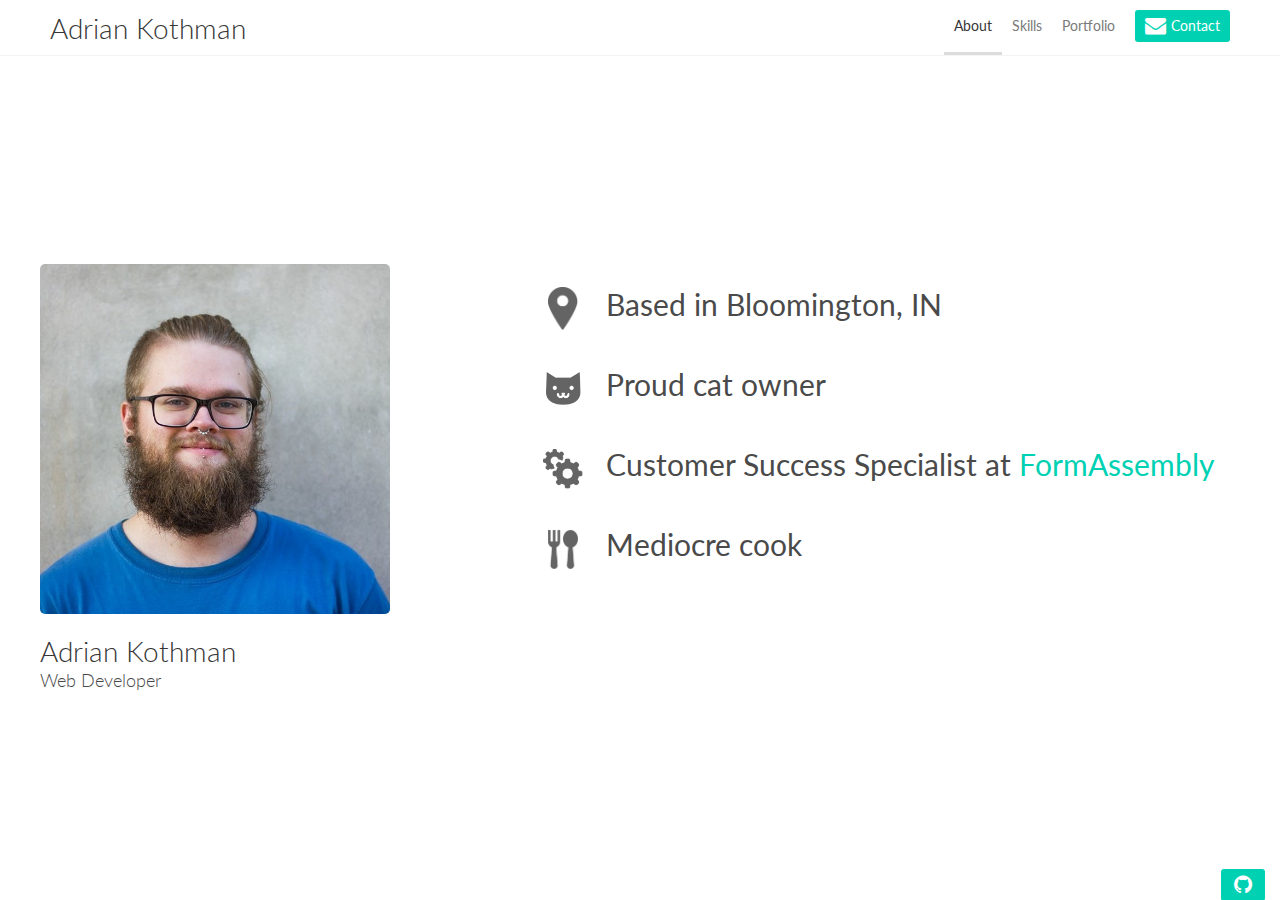
<file: index.html>
<!doctype html>
<html lang="en">
    <head>
        <meta charset="utf-8">
        <meta http-equiv="X-UA-Compatible" content="IE=edge">
        <meta name="viewport" content="width=device-width, initial-scale=1">
        
        <title>Adrian Kothman</title>
        
        <link rel="stylesheet" href="bulma.css">
        <link rel="stylesheet" href="main.css">

        <link rel="stylesheet" href="https://maxcdn.bootstrapcdn.com/font-awesome/4.7.0/css/font-awesome.min.css">

        <script
            src="https://code.jquery.com/jquery-3.1.1.slim.min.js"
            integrity="sha256-/SIrNqv8h6QGKDuNoLGA4iret+kyesCkHGzVUUV0shc="
            crossorigin="anonymous">
        </script>

        
    </head>
    <body>
        <section class="hero is-fullheight">
            <div class="hero-head">
                <header class="nav">
                    <div class="container">
                        <div class="nav-left">
                            <a class="nav-item" id="title" href="/">
                                <h1 class="title">Adrian Kothman</h1>
                            </a>
                        </div>
                        <span class="nav-toggle" id="toggle">
                            <span></span>
                            <span></span>
                            <span></span>
                        </span>
                        <div class="nav-right nav-menu">
                            <a class="nav-item is-active" href="/">
                                About
                            </a>
                            <a class="nav-item" href="skills.html">
                                Skills
                            </a>
                            <a class="nav-item" href="portfolio.html">
                                Portfolio
                            </a>
                            <span class="nav-item">
                                <a class="button is-primary" href="mailto:adrian@kothman.io">
                                    <span class="icon">
                                    <i class="fa fa-envelope"></i>
                                    </span>
                                    <span>Contact</span>
                                </a>
                            </span>
                        </div>
                    </div>
                </header>
            </div>

            <div class="hero-body stage">
                <div class="container">
                    <div class="columns">
                        <div class="column is-6 me-wrapper">
                            <h1 class="title">
                                <img src="images/me_square.jpg" class="rounded img-350" alt="headshot">
                            </h1>
                            <h1 class="title">
                                Adrian Kothman
                            </h1>
                            <h1 class="subtitle">
                                Web Developer
                            </h1>
                        </div>
                        <div class="column is-6 about-wrapper">
                            <div class="about">
                                <media>
                                    <ul>
                                        <li>
                                        	<div class="about-icon"><img class="icon-pin" src="images/icon-pin.png"></div> Based in Bloomington, IN</li>
                                        <li><div class="about-icon"><img class="icon-cat" src="images/icon-cat.png"></div> Proud cat owner</li>
                                        <li><div class="about-icon"><img class="icon-gears" src="images/icon-gears.png"></div> Customer Success Specialist at <a href="https://formassembly.com">FormAssembly</a></li>
                                        <li><div class="about-icon"><img class="icon-cutlery" src="images/icon-cutlery.png"></div> Mediocre cook</li>
                                    </ul>
                                </media>
                            </div>
                        </div>
                    </div>

                </div>
            </div>

            <div class="hero-foot has-text-right">
                <nav class="tabs is-fullwidth">
                    <div>
                        <ul>
                            <li class="">
                                <a href="https://github.com/kothman" target="_blank" class="button is-primary">
                                    <span class="icon" style="margin-left: -2px; margin-right: -2px;">
                                        <i class="fa fa-github"></i>
                                    </span>
                                </a>
                            </li>
                        </ul>
                    </div>
                </nav>
            </div>
        </section>
    </body>
    <script src="main.js"></script>
</html>
</file>
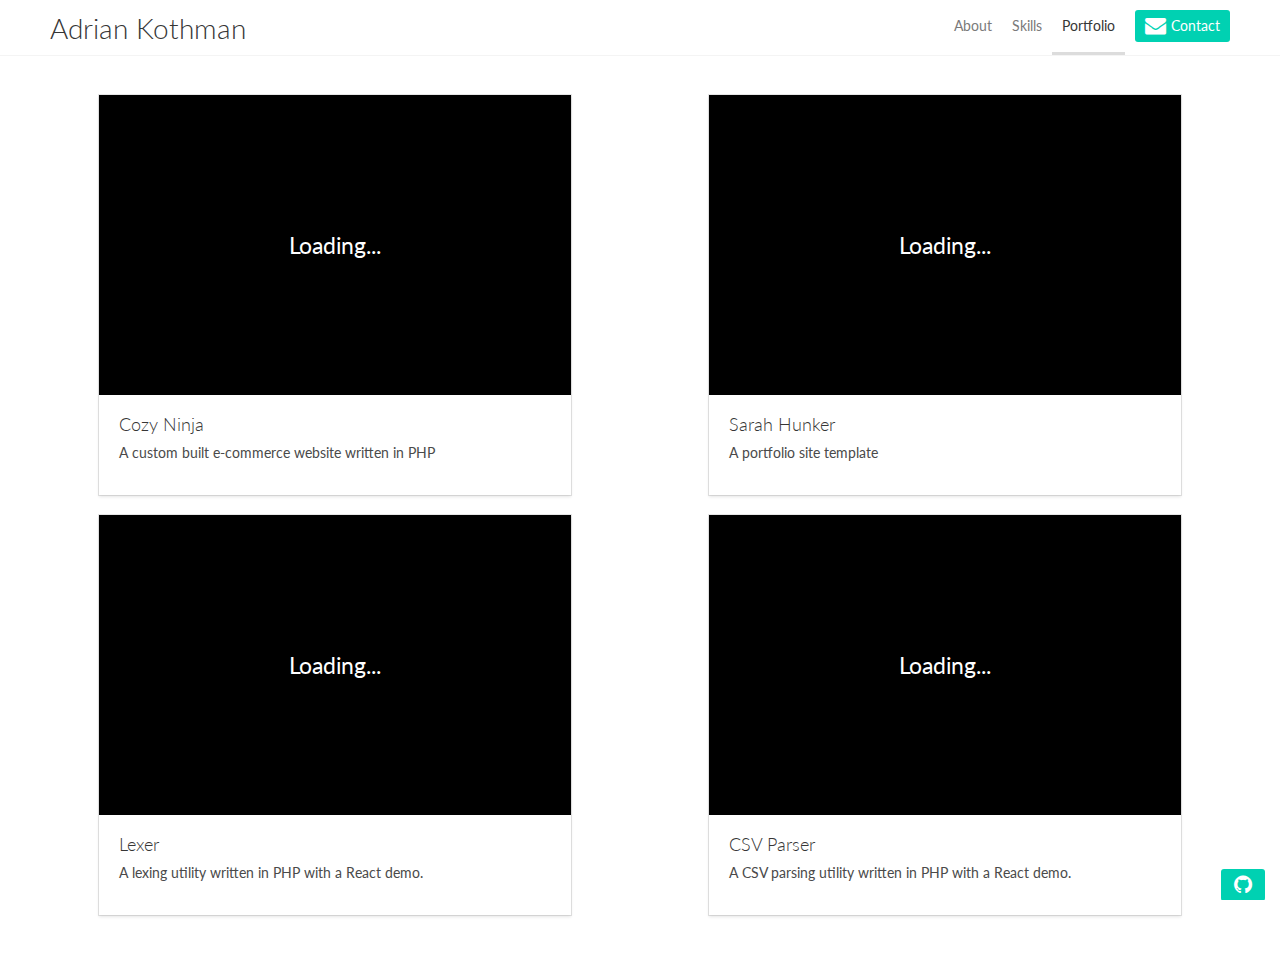
<file: portfolio.html>
<!doctype html>
<html lang="en">
    <head>
        <meta charset="utf-8">
        <meta http-equiv="X-UA-Compatible" content="IE=edge">
        <meta name="viewport" content="width=device-width, initial-scale=1">
        
        <title>Adrian Kothman</title>
        
        <link rel="stylesheet" href="bulma.css">
        <link rel="stylesheet" href="main.css">

        <link rel="stylesheet" href="https://maxcdn.bootstrapcdn.com/font-awesome/4.7.0/css/font-awesome.min.css">

        <script
            src="https://code.jquery.com/jquery-3.1.1.slim.min.js"
            integrity="sha256-/SIrNqv8h6QGKDuNoLGA4iret+kyesCkHGzVUUV0shc="
            crossorigin="anonymous">
        </script>

        
    </head>
    <body>
        <section class="hero is-fullheight">
            <div class="hero-head">
                <header class="nav">
                    <div class="container">
                        <div class="nav-left">
                            <a class="nav-item" id="title" href="/">
                                <h1 class="title">Adrian Kothman</h1>
                            </a>
                        </div>
                        <span class="nav-toggle" id="toggle">
                            <span></span>
                            <span></span>
                            <span></span>
                        </span>
                        <div class="nav-right nav-menu">
                            <a class="nav-item" href="/">
                                About
                            </a>
                            <a class="nav-item" href="skills.html">
                                Skills
                            </a>
                            <a class="nav-item is-active" href="portfolio.html">
                                Portfolio
                            </a>
                            <span class="nav-item">
                                <a class="button is-primary" href="mailto:adrian@kothman.io">
                                    <span class="icon">
                                    <i class="fa fa-envelope"></i>
                                    </span>
                                    <span>Contact</span>
                                </a>
                            </span>
                        </div>
                    </div>
                </header>
            </div>

            <div class="hero-body stage">
                <div class="container">
                    <div class="columns">
                        <div class="column is-6">
                            <div class="card website-card">
                                <div class="card-image">
                                    <a class="preview-container" href="https://cozyninja.com">
                                        <div class="website-preview loading">
                                            <iframe src="https://cozyninja.com" onload="showIframe(this)"></iframe>
                                        </div>
                                    </a>
                                </div>
                                <div class="card-content">
                                    <div class="media">
                                        <div class="media-content">
                                            <h1 class="title is-5">Cozy Ninja</h1>
                                        </div>
                                    </div>

                                    <div class="content">
                                        A custom built e-commerce website written in PHP
                                    </div>
                                </div>
                            </div>
                        </div>
                        <div class="column is-6">
                            <div class="card website-card">
                                <div class="card-image">
                                    <a class="preview-container" href="https://dev.kothman.io/templates/metro">
                                        <div class="website-preview loading">
                                            <iframe src="https://dev.kothman.io/templates/metro" onload="showIframe(this);"></iframe>
                                        </div>
                                    </a>
                                </div>
                                <div class="card-content">
                                    <div class="media">
                                        <div class="media-content">
                                            <h1 class="title is-5">Sarah Hunker</h1>
                                        </div>
                                    </div>

                                    <div class="content">
                                        A portfolio site template
                                    </div>
                                </div>
                            </div>
                        </div>
                    </div>
                    <div class="columns">
                        <div class="column is-6">
                            <div class="card website-card">
                                <div class="card-image">
                                    <a class="preview-container" href="https://dev.kothman.io/lexer">
                                        <div class="website-preview loading">
                                            <iframe src="https://dev.kothman.io/lexer" onload="showIframe(this)"></iframe>
                                        </div>
                                    </a>
                                </div>
                                <div class="card-content">
                                    <div class="media">
                                        <div class="media-content">
                                            <h1 class="title is-5">Lexer</h1>
                                        </div>
                                    </div>

                                    <div class="content">
                                        A lexing utility written in PHP with a React demo.
                                    </div>
                                </div>
                            </div>
                        </div>
                        <div class="column is-6">
                            <div class="card website-card">
                                <div class="card-image">
                                    <a class="preview-container" href="https://dev.kothman.io/csv">
                                        <div class="website-preview loading">
                                            <iframe src="https://dev.kothman.io/csv" onload="showIframe(this)"></iframe>
                                        </div>
                                    </a>
                                </div>
                                <div class="card-content">
                                    <div class="media">
                                        <div class="media-content">
                                            <h1 class="title is-5">CSV Parser</h1>
                                        </div>
                                    </div>

                                    <div class="content">
                                        A CSV parsing utility written in PHP with a React demo.
                                    </div>
                                </div>
                            </div>
                        </div>
                    </div>
                </div>
            </div>

            <div class="hero-foot has-text-right">
                <nav class="tabs is-fullwidth">
                    <div>
                        <ul>
                            <li class="">
                                <a href="https://github.com/kothman" target="_blank" class="button is-primary">
                                    <span class="icon" style="margin-left: -2px; margin-right: -2px;">
                                        <i class="fa fa-github"></i>
                                    </span>
                                </a>
                            </li>
                        </ul>
                    </div>
                </nav>
            </div>
        </section>
    </body>
    <script src="main.js"></script>
</html>
</file>
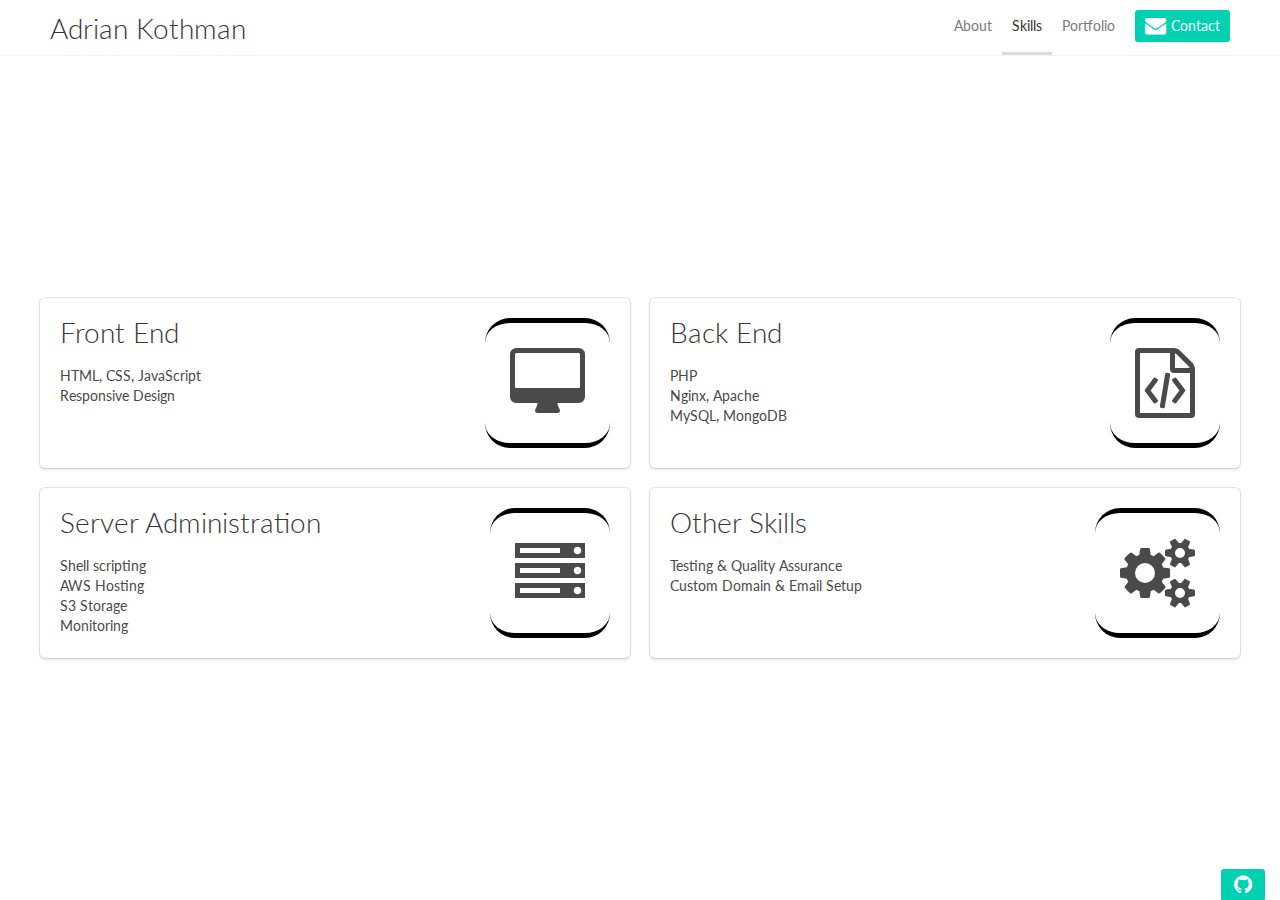
<file: skills.html>
<!doctype html>
<html lang="en">
    <head>
        <meta charset="utf-8">
        <meta http-equiv="X-UA-Compatible" content="IE=edge">
        <meta name="viewport" content="width=device-width, initial-scale=1">
        
        <title>Adrian Kothman</title>
        
        <link rel="stylesheet" href="bulma.css">
        <link rel="stylesheet" href="main.css">

        <link rel="stylesheet" href="https://maxcdn.bootstrapcdn.com/font-awesome/4.7.0/css/font-awesome.min.css">

        <script
            src="https://code.jquery.com/jquery-3.1.1.slim.min.js"
            integrity="sha256-/SIrNqv8h6QGKDuNoLGA4iret+kyesCkHGzVUUV0shc="
            crossorigin="anonymous">
        </script>

        
    </head>
    <body>
        <section class="hero is-fullheight">
            <div class="hero-head">
                <header class="nav">
                    <div class="container">
                        <div class="nav-left">
                            <a class="nav-item" id="title" href="/">
                                <h1 class="title">Adrian Kothman</h1>
                            </a>
                        </div>
                        <span class="nav-toggle" id="toggle">
                            <span></span>
                            <span></span>
                            <span></span>
                        </span>
                        <div class="nav-right nav-menu">
                            <a class="nav-item" href="/">
                                About
                            </a>
                            <a class="nav-item is-active" href="skills.html">
                                Skills
                            </a>
                            <a class="nav-item" href="portfolio.html">
                                Portfolio
                            </a>
                            <span class="nav-item">
                                <a class="button is-primary" href="mailto:adrian@kothman.io">
                                    <span class="icon">
                                    <i class="fa fa-envelope"></i>
                                    </span>
                                    <span>Contact</span>
                                </a>
                            </span>
                        </div>
                    </div>
                </header>
            </div>

            <div class="hero-body stage">
                <div class="container">
                    <div class="columns">
                        <div class="column is-6">
                            <div class="box">
                                <article class="media">
                                    <div class="media-content">
                                        <h1 class="title">Front End</h1>
                                        <ul>
                                            <li>HTML, CSS, JavaScript</li>
                                            <li>Responsive Design</li>
                                        </ul>
                                    </div>
                                    <div class="media-right">
                                        <span class="skill-icon">
                                            <i class="fa fa-desktop fa-5x" aria-hidden="true"></i>
                                        </span>
                                    </div>
                                </article>
                            </div>
                        </div>

                        <div class="column is-6">
                            <div class="box">
                                <article class="media">
                                    <div class="media-content">
                                        <h1 class="title">Back End</h1>
                                        <ul>
                                            <li>PHP</li>
                                            <li>Nginx, Apache</li>
                                            <li>MySQL, MongoDB</li>
                                        </ul>
                                    </div>
                                    <div class="media-right">
                                        <span class="skill-icon">
                                            <i class="fa fa-file-code-o fa-5x" aria-hidden="true"></i>
                                        </span>
                                    </div>
                                </article>
                            </div>
                        </div>
                    </div>
                    <div class="columns">
                        <div class="column is-6">
                            <div class="box">
                                <article class="media">
                                    <div class="media-content">
                                        <h1 class="title">Server Administration</h1>
                                        <ul>
                                            <li>Shell scripting</li>
                                            <li>AWS Hosting</li>
                                            <li>S3 Storage</li>
                                            <li>Monitoring</li>
                                        </ul>
                                    </div>
                                    <div class="media-right">
                                        <span class="skill-icon">
                                            <i class="fa fa-server fa-5x" aria-hidden="true"></i>
                                        </span>
                                    </div>
                                </article>
                            </div>
                        </div>

                        <div class="column is-6">
                            <div class="box">
                                <article class="media">
                                    <div class="media-content">
                                        <h1 class="title">Other Skills</h1>
                                        <ul>
                                            <li>Testing & Quality Assurance</li>
                                            <li>Custom Domain & Email Setup</li>
                                        </ul>
                                    </div>
                                    <div class="media-right">
                                        <span class="skill-icon">
                                            <i class="fa fa-cogs fa-5x" aria-hidden="true"></i>
                                        </span>
                                    </div>
                                </article>
                            </div>
                        </div>
                    </div><!-- End columns -->
                </div>
            </div>

            <div class="hero-foot has-text-right">
                <nav class="tabs is-fullwidth">
                    <div>
                        <ul>
                            <li class="">
                                <a href="https://github.com/kothman" target="_blank" class="button is-primary">
                                    <span class="icon" style="margin-left: -2px; margin-right: -2px;">
                                        <i class="fa fa-github"></i>
                                    </span>
                                </a>
                            </li>
                        </ul>
                    </div>
                </nav>
            </div>
        </section>
    </body>
    <script src="main.js"></script>
</html>
</file>
<file: main.css>
@import url('https://fonts.googleapis.com/css?family=Lato');

html, body {
    /* Set your content font stack here: */
    font-family: 'Lato', sans-serif;
}



header #title {
	padding-left: 10px;
}

header.nav > .container > .nav-right > .nav-item:last-child:not(.is-tab) {
	padding-right: 10px;
}

header.nav .nav-menu .nav-item {
	border-bottom: 3px solid transparent;
}

header.nav .nav-menu .nav-item:hover:not(span), header.nav .nav-menu .nav-item.is-active {
	border-bottom: 3px solid gainsboro;
}

.hero-foot nav {
	justify-content: flex-end;
}

img {
	max-width: 100%;
}

/* main section content */

.stage ul {
}

.skill-icon {
	height: 100%;
    width: 100%;
    display: block;
    padding: 25px;
    border-radius: 25px;
    border-bottom: 5px solid black;
    border-top: 5px solid black;
}

.about {
	font-size: 15px;
	width: 100%;
    height: 100%;
    padding: 0 10px;
    display: flex;
}

.about ul {
	line-height: 45px;
}

.about ul li .about-icon {
	display: inline-block;
	margin-right: 10px;
	text-align: center;
}

.about ul li img {
	vertical-align: middle;

}

.about ul li img.icon-pin,
.about ul li img.icon-cutlery {
	width: 30px;
}

.about ul li img.icon-cat {
	width: 35px;
}

.about ul li img.icon-gears {
	width: 40px;
}

/* helper classes */

.rounded {
	border-radius: 5px;
}

.img-350 {
	width: 350px;
}


/* iframe website preview helpers */

.preview-container {
    max-width: 100%;
    width: 100%;
    height: 300px;
    display: inline-block;
    overflow: hidden;
    position: relative;
}

.website-preview {
    position: relative;
    -ms-zoom: 0.25;
    -moz-transform: scale(0.25);
    -moz-transform-origin: 0 0;
    -o-transform: scale(0.25);
    -o-transform-origin: 0 0;
    -webkit-transform: scale(0.25);
    -webkit-transform-origin: 0 0;
}

.website-preview iframe {
    width: 400%;
    height: calc(300px * 4);
    opacity: 0;
    transition: all 0.5s ease;
}


.card-image {
    height: 300px;
}

.website-preview:after {
    content: "";
    width: 400%;
    display: flex;
    position: absolute;
    align-items: center;
    justify-content: center;
    color: white;
    font-size: 90px;
    top: 0;
    left: 0;
    right: 0;
    bottom: 0;
    transition: all 0.5s ease;

}

.website-preview.loading:after {
    background-color: black;
    content: "Loading...";
}

.website-preview:hover:after {
    content: "View Site";
    align-items: center;
    justify-content: center;
    color: white;
    font-size: 100px;
    width: 400%;
    display: flex;
    position: absolute;
    top: 0;
    left: 0;
    right: 0;
    bottom: 0;
    background-color: rgba(0, 0, 0, 0.5);;
    transition: all 0.5s ease;
    cursor: pointer;
}

/* Fix Card centering */
.website-card {
    margin-left: auto;
    margin-right: auto;
    max-width: 100%;
    width: 80%;
}

/* Fix varying card content heights */
.website-card .card-content {
    height: 100px;
}


/* Fix the footer to the bottom */

.hero-foot {
    position: fixed;
    right: 15px;
    bottom: 0;
}

@media screen and (min-width: 437px) {
	.about {
		font-size: 17px;
	}
	.about ul {
		line-height: 50px;
	}
}

@media screen and (max-width: 768px) {
	.about ul li .about-icon {
		width: 20px;
	}
	.column.is-6.me-wrapper {
		width: 100%;
	}
	.column.is-6.about-wrapper {
		width: 100%;
	}
}


@media screen and (min-width: 769px) {
	.nav-right.nav-menu {
		display: flex !important;
	}
	.about {
		font-size: 18px;
	}
	.about ul {
		line-height: 60px;
	}
	.about ul li .about-icon {
		display: inline-block;
		width: 25px;
	}
	.column.is-6.me-wrapper {
		width: 40%;
	}
	.column.is-6.about-wrapper {
	width: 60%;
	}
}

@media screen and (min-width: 969px) {
	.about {
		font-size: 23px;
	}
	.about ul {
		line-height: 60px;
	}
}

@media screen and (min-width: 1207px) {
	.about {
		font-size: 30px;
	}
	.about ul {
		line-height: 80px;
	}
	.about ul li .about-icon {
		width: 50px;	
	}
}
</file>
